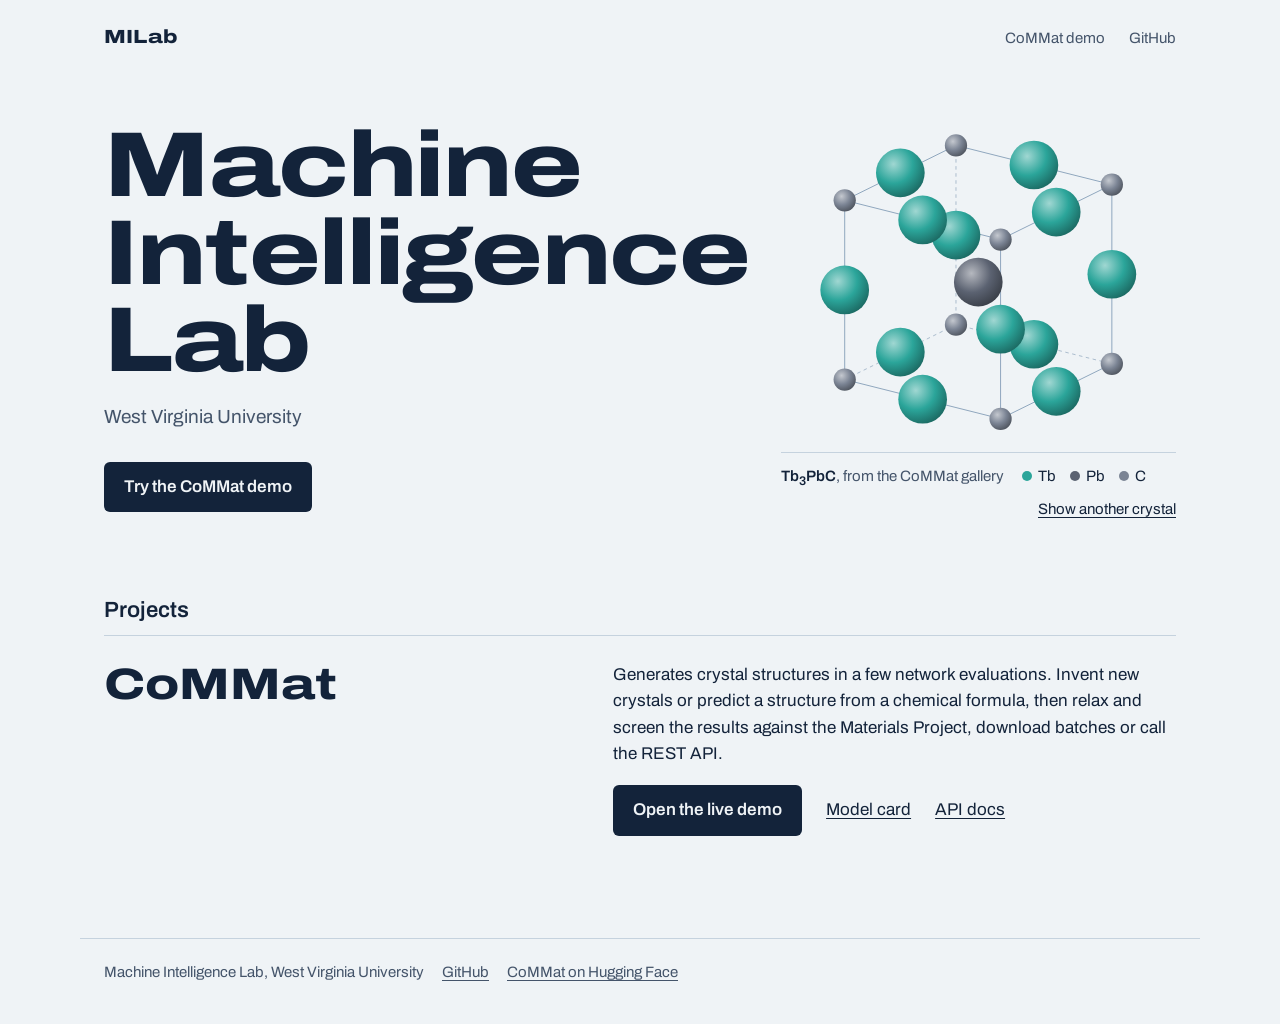
<file: index.html>
<!doctype html>
<html lang="en">
<head>
  <meta charset="utf-8">
  <meta name="viewport" content="width=device-width, initial-scale=1">
  <title>Machine Intelligence Lab | West Virginia University</title>
  <meta name="description" content="Machine Intelligence Lab (MILab) at West Virginia University. Projects and live demos, including CoMMat: few-step crystal structure generation and prediction.">
  <meta property="og:title" content="Machine Intelligence Lab">
  <meta property="og:description" content="Projects and live demos from MILab at West Virginia University, including the CoMMat crystal generator.">
  <meta property="og:url" content="https://themilab.org/">
  <meta property="og:type" content="website">
  <link rel="canonical" href="https://themilab.org/">
  <link rel="icon" href="assets/favicon.svg" type="image/svg+xml">
  <script type="application/ld+json">
  {
    "@context": "https://schema.org",
    "@graph": [
      {
        "@type": "WebSite",
        "@id": "https://themilab.org/#website",
        "url": "https://themilab.org/",
        "name": "Machine Intelligence Lab",
        "alternateName": ["MILab", "MILab WVU"],
        "publisher": {"@id": "https://themilab.org/#lab"}
      },
      {
        "@type": "ResearchOrganization",
        "@id": "https://themilab.org/#lab",
        "name": "Machine Intelligence Lab",
        "alternateName": "MILab",
        "url": "https://themilab.org/",
        "logo": "https://themilab.org/assets/favicon.svg",
        "parentOrganization": {
          "@type": "CollegeOrUniversity",
          "name": "West Virginia University",
          "url": "https://www.wvu.edu/"
        },
        "sameAs": ["https://github.com/machine-intelligence-lab-wvu"]
      }
    ]
  }
  </script>
  <link rel="preconnect" href="https://fonts.googleapis.com">
  <link rel="preconnect" href="https://fonts.gstatic.com" crossorigin>
  <link rel="stylesheet" href="https://fonts.googleapis.com/css2?family=Archivo:wdth,wght@62..125,400..800&display=swap">
  <link rel="stylesheet" href="assets/style.css">
</head>
<body>
  <header class="masthead wrap">
    <a class="wordmark" href="./">MILab</a>
    <nav aria-label="Main">
      <a href="commat/">CoMMat demo</a>
      <a href="https://github.com/machine-intelligence-lab-wvu">GitHub</a>
    </nav>
  </header>

  <main>
    <section class="hero wrap">
      <div>
        <h1>Machine Intelligence Lab</h1>
        <p class="affil">West Virginia University</p>
        <a class="button" href="commat/">Try the CoMMat demo</a>
      </div>
      <figure class="crystal">
        <svg id="crystal" viewBox="0 0 560 480" role="img" aria-labelledby="crystal-title">
          <title id="crystal-title">A crystal structure from the CoMMat gallery</title>
        </svg>
        <figcaption>
          <span><strong id="crystal-name">Tb<sub>3</sub>PbC</strong>, from the CoMMat gallery</span>
          <ul class="legend" id="crystal-legend" aria-label="Elements"></ul>
          <button type="button" class="text-button" id="crystal-next">Show another crystal</button>
        </figcaption>
      </figure>
    </section>

    <section class="projects wrap" aria-labelledby="projects-heading">
      <h2 id="projects-heading">Projects</h2>
      <article class="project">
        <h3>CoMMat</h3>
        <div>
          <p>Generates crystal structures in a few network evaluations. Invent new crystals or predict a structure from a chemical formula, then relax and screen the results against the Materials Project, download batches or call the REST API.</p>
          <p class="links">
            <a class="button" href="commat/">Open the live demo</a>
            <a href="https://imranrimon-commat.hf.space/model-card.html">Model card</a>
            <a href="https://imranrimon-commat.hf.space/docs">API docs</a>
          </p>
        </div>
      </article>
    </section>
  </main>

  <footer class="site-foot wrap">
    <p>Machine Intelligence Lab, West Virginia University<a href="https://github.com/machine-intelligence-lab-wvu">GitHub</a><a href="https://huggingface.co/spaces/imranrimon/CoMMat">CoMMat on Hugging Face</a></p>
  </footer>
  <script src="assets/crystals.js" defer></script>
</body>
</html>
</file>
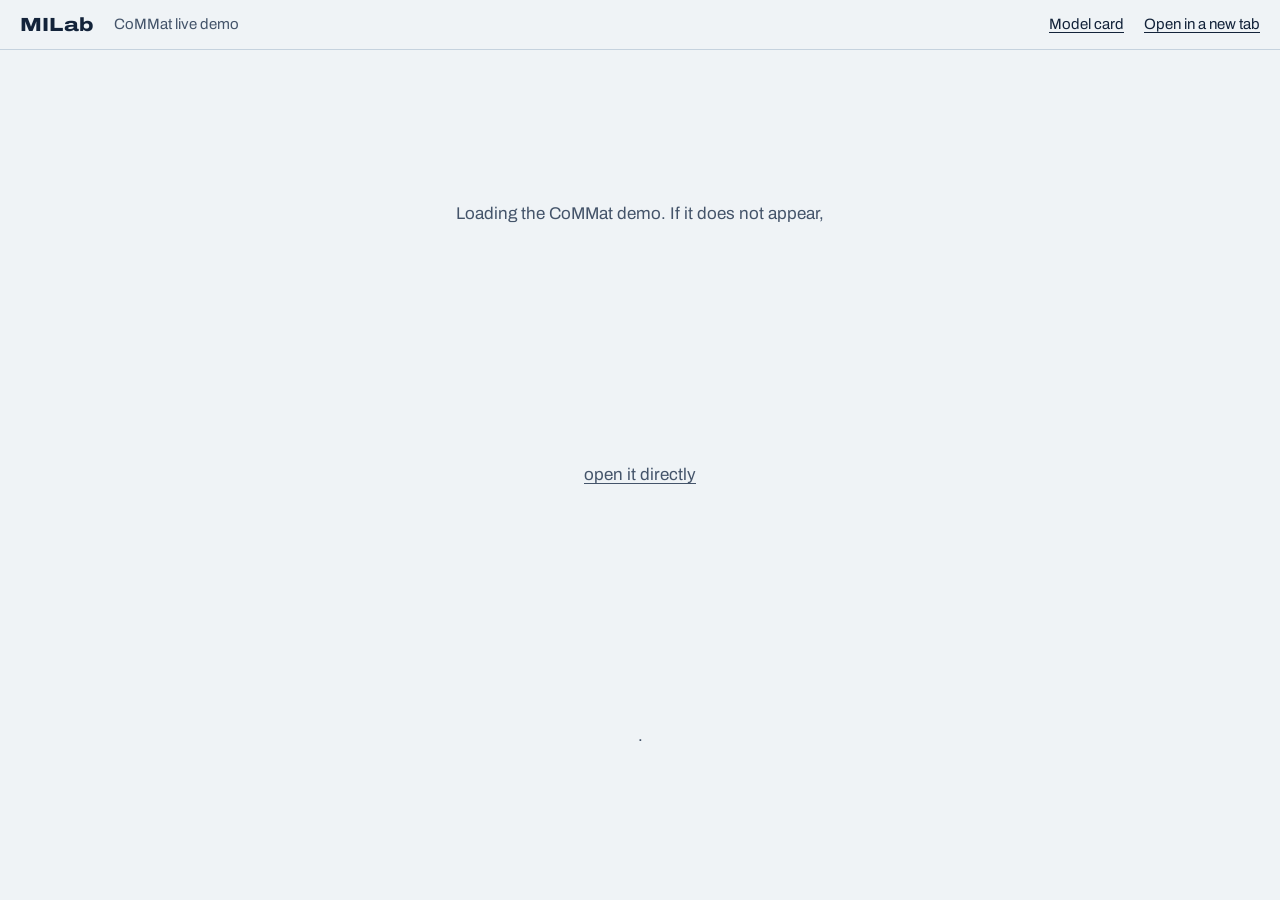
<file: commat/index.html>
<!doctype html>
<html lang="en">
<head>
  <meta charset="utf-8">
  <meta name="viewport" content="width=device-width, initial-scale=1">
  <title>CoMMat live demo | Machine Intelligence Lab</title>
  <meta name="description" content="CoMMat live demo: few-step crystal structure generation and prediction.">
  <meta property="og:title" content="CoMMat live demo">
  <meta property="og:description" content="Few-step crystal structure generation and prediction, from the Machine Intelligence Lab at West Virginia University.">
  <meta property="og:url" content="https://themilab.org/commat/">
  <meta property="og:type" content="website">
  <link rel="canonical" href="https://themilab.org/commat/">
  <link rel="icon" href="../assets/favicon.svg" type="image/svg+xml">
  <script type="application/ld+json">
  {
    "@context": "https://schema.org",
    "@type": "WebApplication",
    "name": "CoMMat",
    "url": "https://themilab.org/commat/",
    "description": "Few-step crystal structure generation and prediction: invent new crystals or predict a structure from a chemical formula, then relax and screen the results against the Materials Project.",
    "applicationCategory": "Scientific software",
    "operatingSystem": "Any (web browser)",
    "isAccessibleForFree": true,
    "offers": {"@type": "Offer", "price": "0", "priceCurrency": "USD"},
    "creator": {"@type": "ResearchOrganization", "@id": "https://themilab.org/#lab", "name": "Machine Intelligence Lab", "url": "https://themilab.org/"},
    "sameAs": ["https://huggingface.co/spaces/imranrimon/CoMMat"]
  }
  </script>
  <link rel="preconnect" href="https://fonts.googleapis.com">
  <link rel="preconnect" href="https://fonts.gstatic.com" crossorigin>
  <link rel="stylesheet" href="https://fonts.googleapis.com/css2?family=Archivo:wdth,wght@62..125,400..800&display=swap">
  <link rel="stylesheet" href="../assets/style.css">
</head>
<body class="demo-page">
  <header class="demo-bar">
    <a class="wordmark" href="../">MILab</a>
    <h1 class="demo-name">CoMMat live demo</h1>
    <nav aria-label="Demo">
      <a class="hide-sm" href="https://imranrimon-commat.hf.space/model-card.html">Model card</a>
      <a href="https://imranrimon-commat.hf.space/" target="_blank" rel="noopener">Open in a new tab</a>
    </nav>
  </header>
  <div class="demo-frame-wrap">
    <p class="demo-loading">Loading the CoMMat demo. If it does not appear, <a href="https://imranrimon-commat.hf.space/">open it directly</a>.</p>
    <iframe class="demo-frame" src="https://imranrimon-commat.hf.space/" title="CoMMat live demo"
            allow="clipboard-read; clipboard-write; fullscreen" referrerpolicy="strict-origin-when-cross-origin"></iframe>
  </div>
</body>
</html>
</file>
<file: assets/style.css>
/* MILab: crystallography-plate look. Cool mineral paper, Prussian-blue ink, colour only in the atoms.
   One family (Archivo): extra-wide for the lab name and project names, normal width for reading. */
:root {
  --paper: #eff3f6;
  --ink: #13233a;
  --ink-2: #44546a;
  --cell: #8fa6bd;
  --rule: #c5d2de;
  --font: "Archivo", system-ui, -apple-system, "Segoe UI", Roboto, sans-serif;
  color-scheme: light dark;
}
@media (prefers-color-scheme: dark) {
  :root {
    --paper: #0d1826;
    --ink: #e7eef5;
    --ink-2: #a7b6c6;
    --cell: #4d6582;
    --rule: #22324a;
  }
}

* { box-sizing: border-box; }
html, body { margin: 0; }
body {
  background: var(--paper);
  color: var(--ink);
  font-family: var(--font);
  font-stretch: 100%;
  font-size: 17px;
  line-height: 1.55;
  -webkit-font-smoothing: antialiased;
}
a { color: inherit; text-decoration-thickness: 1px; text-underline-offset: 3px; }
a:hover { text-decoration-thickness: 2px; }
:focus-visible { outline: 3px solid var(--ink); outline-offset: 3px; border-radius: 2px; }

.wrap { max-width: 1120px; margin: 0 auto; padding: 0 24px; }

/* masthead */
.masthead { display: flex; align-items: baseline; justify-content: space-between; gap: 24px; padding-top: 22px; padding-bottom: 22px; }
.wordmark { font-weight: 800; font-stretch: 125%; font-size: 19px; text-decoration: none; letter-spacing: .01em; }
.masthead nav { display: flex; gap: 24px; font-size: 15px; }
.masthead nav a { text-decoration: none; color: var(--ink-2); }
.masthead nav a:hover { color: var(--ink); text-decoration: underline; }

/* hero: the lab name beside a real CoMMat crystal */
.hero { display: grid; grid-template-columns: 1fr; gap: 8px; align-items: center; padding-top: 24px; padding-bottom: 40px; }
@media (min-width: 900px) { .hero { grid-template-columns: 5fr 6fr; gap: 32px; padding-top: 40px; padding-bottom: 72px; } }
.hero h1 {
  margin: 0;
  font-weight: 800;
  font-stretch: 125%;
  font-size: clamp(44px, 7.4vw, 92px);
  line-height: .95;
  letter-spacing: -.015em;
}
.affil { margin: 18px 0 30px; font-size: 19px; color: var(--ink-2); }
.button {
  display: inline-block;
  padding: 12px 20px;
  border-radius: 6px;
  background: var(--ink);
  color: var(--paper);
  font-weight: 600;
  text-decoration: none;
}
.button:hover { text-decoration: none; filter: brightness(1.15); }

.crystal { margin: 0; }
.crystal svg { display: block; width: 100%; height: auto; max-height: 520px; }
.crystal .cell line { stroke: var(--cell); stroke-width: 1.4; }
.crystal .cell line.back { stroke-dasharray: 5 5; opacity: .7; }
.crystal figcaption {
  display: flex; flex-wrap: wrap; align-items: baseline; gap: 6px 18px;
  padding-top: 12px; border-top: 1px solid var(--rule);
  font-size: 15px; color: var(--ink-2);
}
.crystal figcaption strong { color: var(--ink); font-weight: 600; }
.legend { display: flex; gap: 14px; margin: 0; padding: 0; list-style: none; }
.legend li { display: inline-flex; align-items: center; gap: 6px; color: var(--ink); }
.legend .dot { width: 10px; height: 10px; border-radius: 50%; display: inline-block; }
.text-button {
  margin-left: auto;
  padding: 0; border: 0; background: none;
  font: inherit; color: var(--ink); cursor: pointer;
  text-decoration: underline; text-underline-offset: 3px; text-decoration-thickness: 1px;
}
.text-button:hover { text-decoration-thickness: 2px; }

/* projects: an index, one row per project */
.projects { padding-bottom: 72px; }
.projects h2 { margin: 0 0 8px; font-size: 22px; font-weight: 600; }
.project {
  display: grid; grid-template-columns: 1fr; gap: 6px 40px;
  padding: 26px 0 30px; border-top: 1px solid var(--rule);
}
@media (min-width: 900px) { .project { grid-template-columns: 5fr 6fr; } }
.project h3 { margin: 0; font-weight: 800; font-stretch: 125%; font-size: clamp(30px, 4vw, 44px); line-height: 1; }
.project p { margin: 0 0 18px; max-width: 62ch; }
.project .links { display: flex; flex-wrap: wrap; align-items: center; gap: 12px 24px; margin: 0; }

.site-foot { padding-top: 22px; padding-bottom: 40px; border-top: 1px solid var(--rule); font-size: 15px; color: var(--ink-2); }
.site-foot p { margin: 0; }
.site-foot a { margin-left: 18px; }

/* full-screen demo page */
.demo-page { height: 100vh; height: 100dvh; display: flex; flex-direction: column; overflow: hidden; }
.demo-bar {
  flex: 0 0 auto; display: flex; align-items: center; gap: 20px;
  padding: 10px 20px; border-bottom: 1px solid var(--rule); background: var(--paper);
}
.demo-name { margin: 0; color: var(--ink-2); font-size: 15px; font-weight: 400; line-height: inherit; white-space: nowrap; overflow: hidden; text-overflow: ellipsis; }
.demo-bar nav { margin-left: auto; display: flex; gap: 20px; font-size: 15px; white-space: nowrap; }
.demo-frame-wrap { position: relative; flex: 1 1 auto; }
.demo-loading { position: absolute; inset: 0; display: grid; place-items: center; padding: 16px; text-align: center; color: var(--ink-2); }
.demo-frame { position: absolute; inset: 0; width: 100%; height: 100%; border: 0; }
@media (max-width: 560px) { .demo-name, .hide-sm { display: none; } }

@media (prefers-reduced-motion: reduce) { * { scroll-behavior: auto !important; } }
</file>
